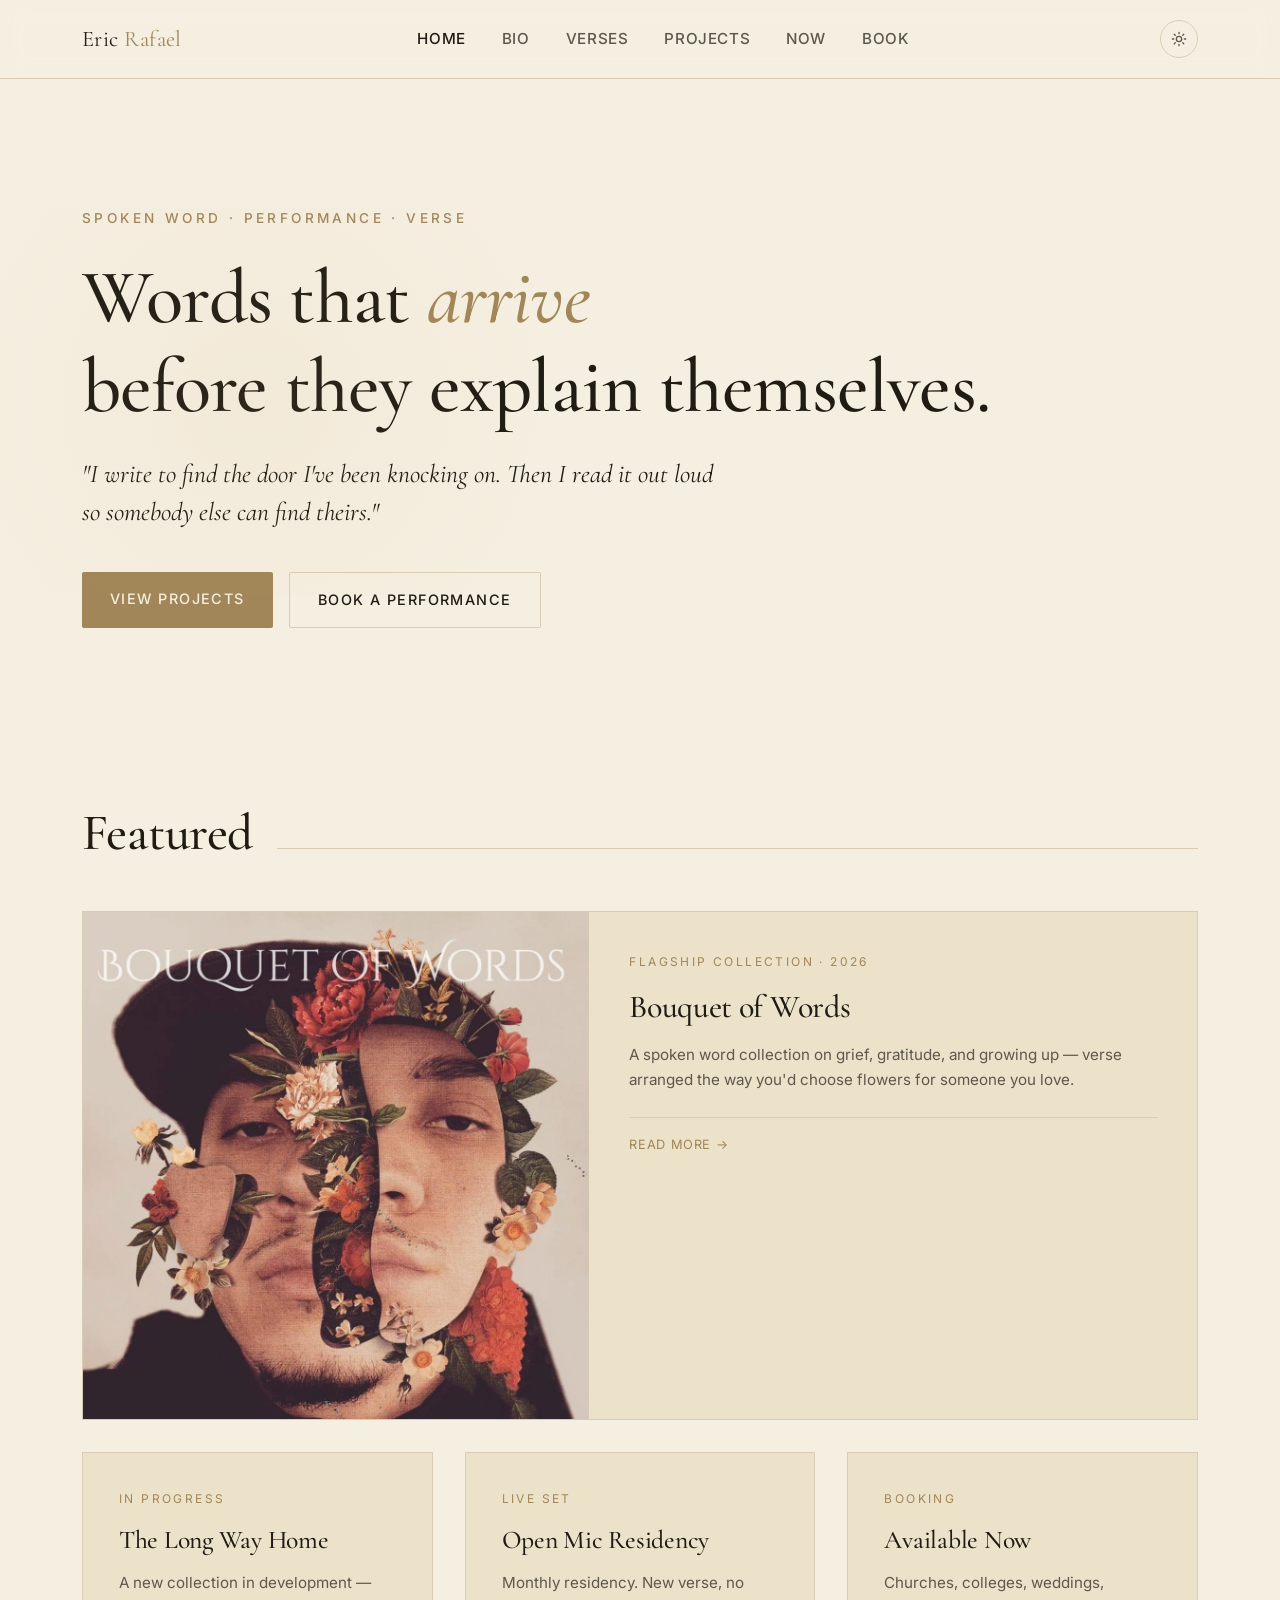
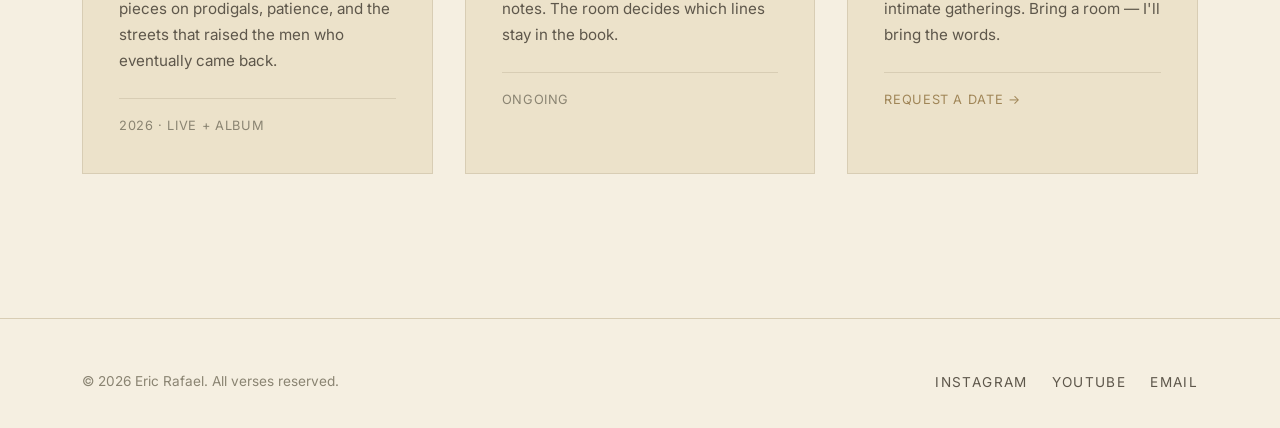
<file: index.html>
<!DOCTYPE html>
<html lang="en">
<head>
  <meta charset="UTF-8" />
  <meta name="viewport" content="width=device-width, initial-scale=1.0" />
  <title>Eric Rafael — Spoken Word</title>
  <meta name="description" content="Eric Rafael — spoken word artist. Verses on faith, identity, and the weight of being seen." />
  <link rel="preconnect" href="https://fonts.googleapis.com" />
  <link rel="preconnect" href="https://fonts.gstatic.com" crossorigin />
  <link href="https://fonts.googleapis.com/css2?family=Cormorant+Garamond:ital,wght@0,400;0,500;0,600;1,400;1,500&family=Inter:wght@300;400;500;600&display=swap" rel="stylesheet" />
  <link rel="stylesheet" href="css/style.css" />
<script src="js/theme.js"></script>
</head>
<body>
  <nav class="nav">
    <div class="nav-inner">
      <a href="index.html" class="brand">Eric <span>Rafael</span></a>
      <button class="nav-toggle" aria-label="Toggle menu">≡</button>
      <ul class="nav-links">
        <li><a href="index.html" class="active">Home</a></li>
        <li><a href="bio.html">Bio</a></li>
        <li><a href="verses.html">Verses</a></li>
        <li><a href="projects.html">Projects</a></li>
        <li><a href="now.html">Now</a></li>
        <li><a href="book.html">Book</a></li>
      </ul>
      <button class="theme-toggle" aria-label="Toggle theme">
        <svg class="icon-moon" viewBox="0 0 24 24" fill="currentColor"><path d="M21 12.79A9 9 0 1111.21 3 7 7 0 0021 12.79z"/></svg>
        <svg class="icon-sun" viewBox="0 0 24 24" fill="none" stroke="currentColor" stroke-width="2" stroke-linecap="round"><circle cx="12" cy="12" r="4"/><path d="M12 2v2M12 20v2M4.93 4.93l1.41 1.41M17.66 17.66l1.41 1.41M2 12h2M20 12h2M4.93 19.07l1.41-1.41M17.66 6.34l1.41-1.41"/></svg>
      </button>
    </div>
  </nav>

  <header class="hero">
    <div class="container">
      <div class="eyebrow">Spoken Word · Performance · Verse</div>
      <h1>Words that <em>arrive</em><br/>before they explain themselves.</h1>
      <p class="hero-lede">"I write to find the door I've been knocking on. Then I read it out loud so somebody else can find theirs."</p>
      <div class="hero-actions">
        <a href="projects.html" class="btn btn-primary">View Projects</a>
        <a href="book.html" class="btn btn-ghost">Book a Performance</a>
      </div>
    </div>
  </header>

  <section>
    <div class="container">
      <div class="section-title"><h2>Featured</h2></div>
      <div class="projects-grid">
        <article class="project-card" style="grid-column: 1 / -1; padding: 0; overflow: hidden; display: grid; grid-template-columns: 1fr 1.2fr; gap: 0; align-items: stretch;">
          <img src="assets/bouquet-of-words.jpg" alt="Bouquet of Words artwork" style="width:100%; height: 100%; object-fit: cover; min-height: 320px;" />
          <div style="padding: 2.5rem;">
            <div class="tag">Flagship Collection · 2026</div>
            <h3 style="margin-bottom: 1rem; font-size: 2rem;">Bouquet of Words</h3>
            <p>A spoken word collection on grief, gratitude, and growing up — verse arranged the way you'd choose flowers for someone you love.</p>
            <div class="meta"><a href="projects.html">Read more →</a></div>
          </div>
        </article>
        <article class="project-card">
          <div class="tag">In Progress</div>
          <h3>The Long Way Home</h3>
          <p>A new collection in development — pieces on prodigals, patience, and the streets that raised the men who eventually came back.</p>
          <div class="meta">2026 · Live + Album</div>
        </article>
        <article class="project-card">
          <div class="tag">Live Set</div>
          <h3>Open Mic Residency</h3>
          <p>Monthly residency. New verse, no notes. The room decides which lines stay in the book.</p>
          <div class="meta">Ongoing</div>
        </article>
        <article class="project-card">
          <div class="tag">Booking</div>
          <h3>Available Now</h3>
          <p>Churches, colleges, weddings, intimate gatherings. Bring a room — I'll bring the words.</p>
          <div class="meta"><a href="book.html">Request a date →</a></div>
        </article>
      </div>

      <style>
        @media (max-width: 768px) {
          .project-card[style*="grid-column"] { grid-template-columns: 1fr !important; }
        }
      </style>
    </div>
  </section>

  <footer>
    <div class="container">
      <div class="footer-inner">
        <p>© 2026 Eric Rafael. All verses reserved.</p>
        <ul class="socials">
          <li><a href="#">Instagram</a></li>
          <li><a href="#">YouTube</a></li>
          <li><a href="book.html">Email</a></li>
        </ul>
      </div>
    </div>
  </footer>

  <script>
    document.querySelector('.nav-toggle').addEventListener('click', () => {
      document.querySelector('.nav-links').classList.toggle('open');
    });
  </script>
</body>
</html>
</file>
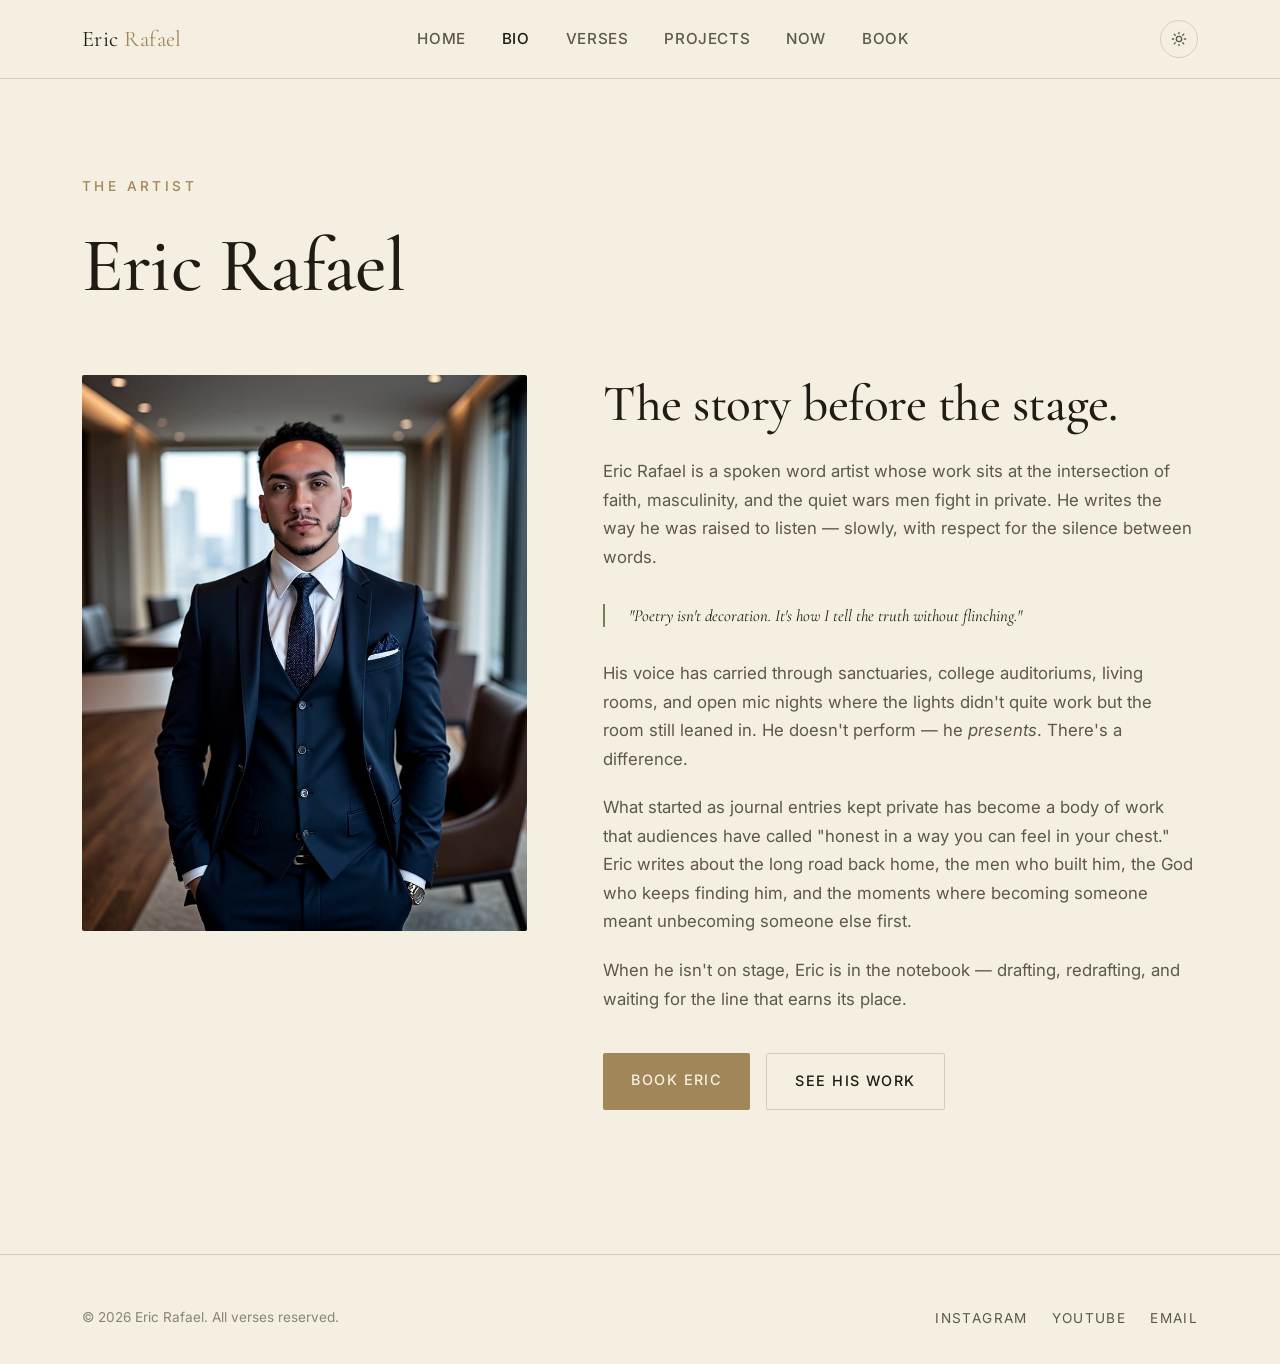
<file: bio.html>
<!DOCTYPE html>
<html lang="en">
<head>
  <meta charset="UTF-8" />
  <meta name="viewport" content="width=device-width, initial-scale=1.0" />
  <title>Bio — Eric Rafael</title>
  <meta name="description" content="About Eric Rafael — spoken word artist, writer, performer." />
  <link rel="preconnect" href="https://fonts.googleapis.com" />
  <link rel="preconnect" href="https://fonts.gstatic.com" crossorigin />
  <link href="https://fonts.googleapis.com/css2?family=Cormorant+Garamond:ital,wght@0,400;0,500;0,600;1,400;1,500&family=Inter:wght@300;400;500;600&display=swap" rel="stylesheet" />
  <link rel="stylesheet" href="css/style.css" />
<script src="js/theme.js"></script>
</head>
<body>
  <nav class="nav">
    <div class="nav-inner">
      <a href="index.html" class="brand">Eric <span>Rafael</span></a>
      <button class="nav-toggle" aria-label="Toggle menu">≡</button>
      <ul class="nav-links">
        <li><a href="index.html">Home</a></li>
        <li><a href="bio.html" class="active">Bio</a></li>
        <li><a href="verses.html">Verses</a></li>
        <li><a href="projects.html">Projects</a></li>
        <li><a href="now.html">Now</a></li>
        <li><a href="book.html">Book</a></li>
      </ul>
      <button class="theme-toggle" aria-label="Toggle theme">
        <svg class="icon-moon" viewBox="0 0 24 24" fill="currentColor"><path d="M21 12.79A9 9 0 1111.21 3 7 7 0 0021 12.79z"/></svg>
        <svg class="icon-sun" viewBox="0 0 24 24" fill="none" stroke="currentColor" stroke-width="2" stroke-linecap="round"><circle cx="12" cy="12" r="4"/><path d="M12 2v2M12 20v2M4.93 4.93l1.41 1.41M17.66 17.66l1.41 1.41M2 12h2M20 12h2M4.93 19.07l1.41-1.41M17.66 6.34l1.41-1.41"/></svg>
      </button>
    </div>
  </nav>

  <section style="padding-top: 6rem;">
    <div class="container">
      <div class="eyebrow">The Artist</div>
      <h1 style="margin-bottom: 4rem;">Eric Rafael</h1>

      <div class="bio-grid">
        <div class="bio-photo-wrap">
          <div class="bio-photo">
            <img src="assets/eric-rafael.jpg" alt="Portrait of Eric Rafael" />
          </div>
        </div>

        <div class="bio-content">
          <h2>The story before the stage.</h2>
          <p>Eric Rafael is a spoken word artist whose work sits at the intersection of faith, masculinity, and the quiet wars men fight in private. He writes the way he was raised to listen — slowly, with respect for the silence between words.</p>

          <p class="bio-pullquote">"Poetry isn't decoration. It's how I tell the truth without flinching."</p>

          <p>His voice has carried through sanctuaries, college auditoriums, living rooms, and open mic nights where the lights didn't quite work but the room still leaned in. He doesn't perform — he <em>presents</em>. There's a difference.</p>

          <p>What started as journal entries kept private has become a body of work that audiences have called "honest in a way you can feel in your chest." Eric writes about the long road back home, the men who built him, the God who keeps finding him, and the moments where becoming someone meant unbecoming someone else first.</p>

          <p>When he isn't on stage, Eric is in the notebook — drafting, redrafting, and waiting for the line that earns its place.</p>

          <div style="display:flex; gap: 1rem; flex-wrap: wrap; margin-top: 2.5rem;">
            <a href="book.html" class="btn btn-primary">Book Eric</a>
            <a href="projects.html" class="btn btn-ghost">See His Work</a>
          </div>
        </div>
      </div>
    </div>
  </section>

  <footer>
    <div class="container">
      <div class="footer-inner">
        <p>© 2026 Eric Rafael. All verses reserved.</p>
        <ul class="socials">
          <li><a href="#">Instagram</a></li>
          <li><a href="#">YouTube</a></li>
          <li><a href="book.html">Email</a></li>
        </ul>
      </div>
    </div>
  </footer>

  <script>
    document.querySelector('.nav-toggle').addEventListener('click', () => {
      document.querySelector('.nav-links').classList.toggle('open');
    });
  </script>
</body>
</html>
</file>
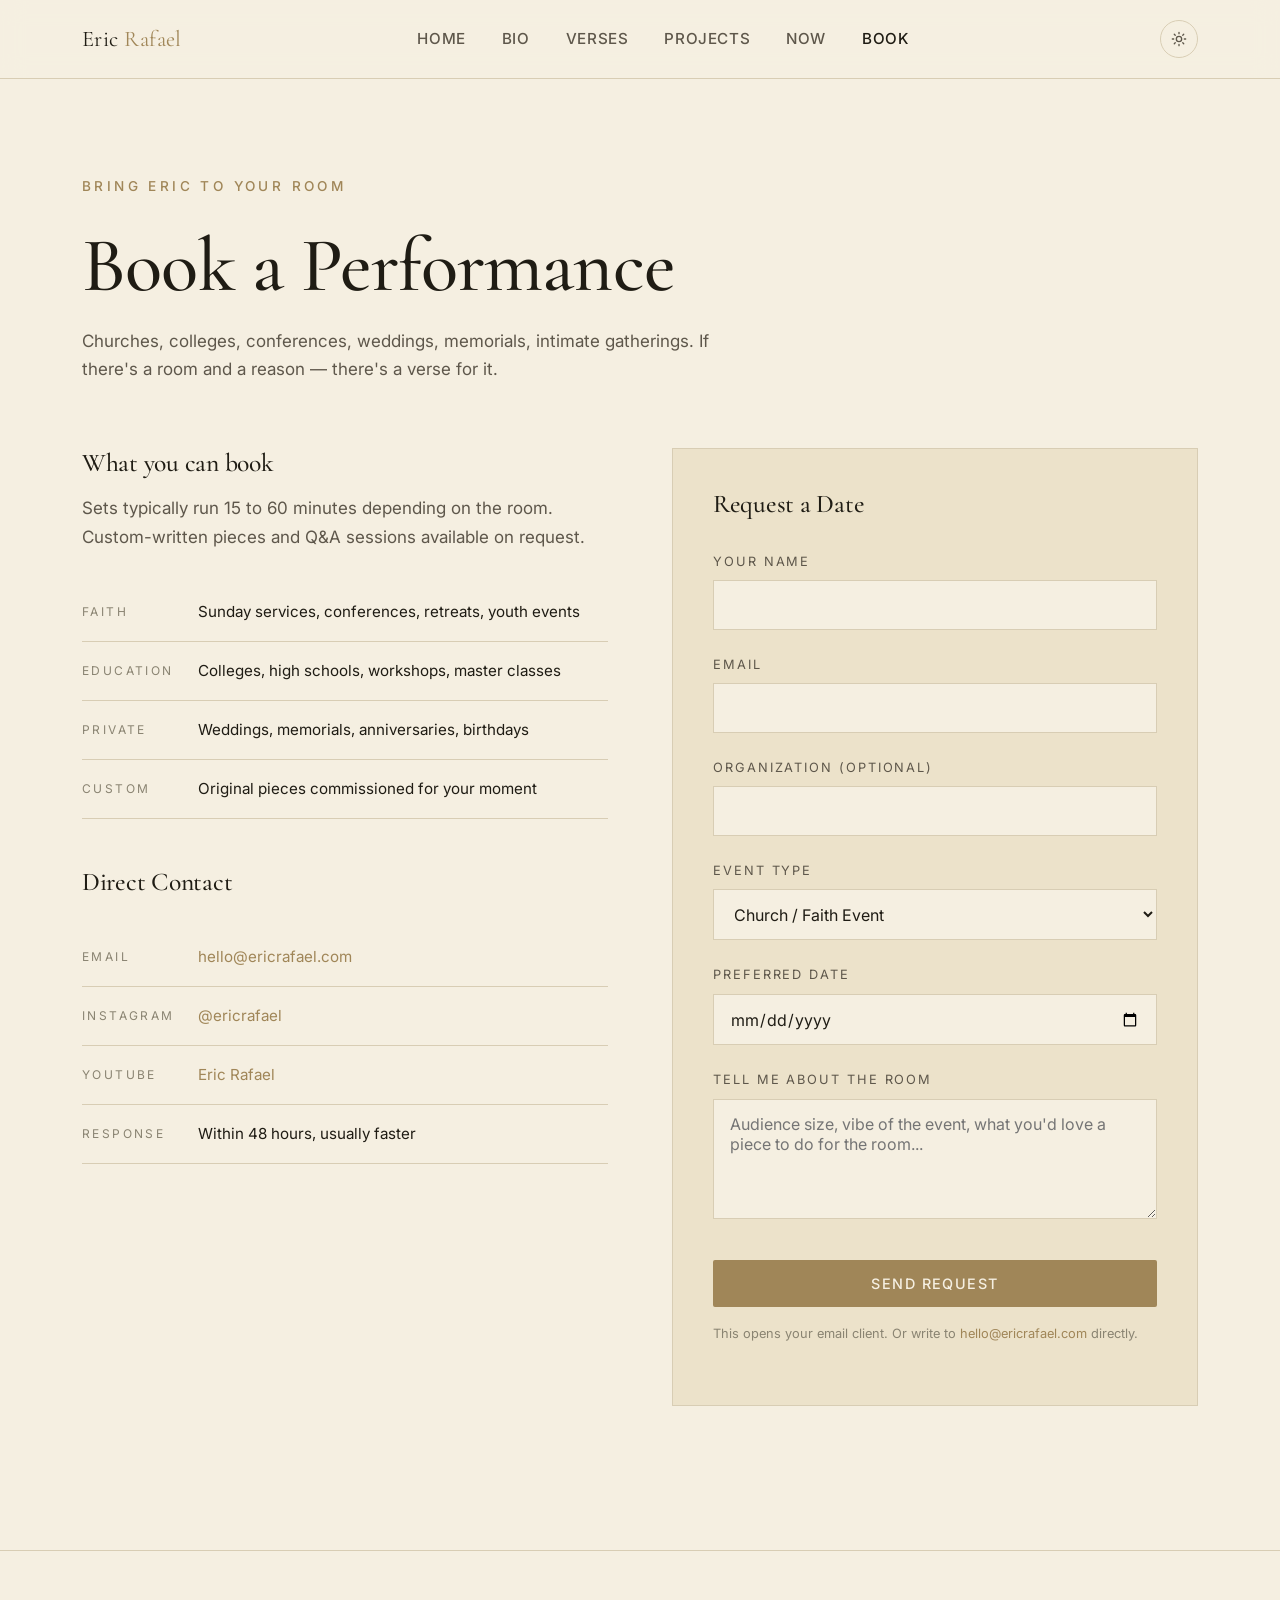
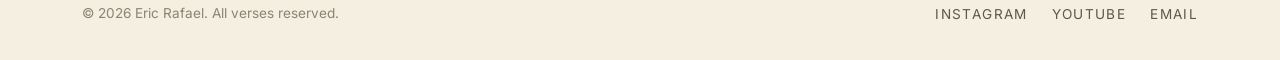
<file: book.html>
<!DOCTYPE html>
<html lang="en">
<head>
  <meta charset="UTF-8" />
  <meta name="viewport" content="width=device-width, initial-scale=1.0" />
  <title>Book Eric Rafael — Spoken Word Performances</title>
  <meta name="description" content="Book Eric Rafael for performances, college events, churches, weddings, and private gatherings." />
  <link rel="preconnect" href="https://fonts.googleapis.com" />
  <link rel="preconnect" href="https://fonts.gstatic.com" crossorigin />
  <link href="https://fonts.googleapis.com/css2?family=Cormorant+Garamond:ital,wght@0,400;0,500;0,600;1,400;1,500&family=Inter:wght@300;400;500;600&display=swap" rel="stylesheet" />
  <link rel="stylesheet" href="css/style.css" />
<script src="js/theme.js"></script>
</head>
<body>
  <nav class="nav">
    <div class="nav-inner">
      <a href="index.html" class="brand">Eric <span>Rafael</span></a>
      <button class="nav-toggle" aria-label="Toggle menu">≡</button>
      <ul class="nav-links">
        <li><a href="index.html">Home</a></li>
        <li><a href="bio.html">Bio</a></li>
        <li><a href="verses.html">Verses</a></li>
        <li><a href="projects.html">Projects</a></li>
        <li><a href="now.html">Now</a></li>
        <li><a href="book.html" class="active">Book</a></li>
      </ul>
      <button class="theme-toggle" aria-label="Toggle theme">
        <svg class="icon-moon" viewBox="0 0 24 24" fill="currentColor"><path d="M21 12.79A9 9 0 1111.21 3 7 7 0 0021 12.79z"/></svg>
        <svg class="icon-sun" viewBox="0 0 24 24" fill="none" stroke="currentColor" stroke-width="2" stroke-linecap="round"><circle cx="12" cy="12" r="4"/><path d="M12 2v2M12 20v2M4.93 4.93l1.41 1.41M17.66 17.66l1.41 1.41M2 12h2M20 12h2M4.93 19.07l1.41-1.41M17.66 6.34l1.41-1.41"/></svg>
      </button>
    </div>
  </nav>

  <section style="padding-top: 6rem;">
    <div class="container">
      <div class="eyebrow">Bring Eric To Your Room</div>
      <h1 style="margin-bottom: 1rem;">Book a Performance</h1>
      <p style="max-width: 640px; margin-bottom: 4rem;">Churches, colleges, conferences, weddings, memorials, intimate gatherings. If there's a room and a reason — there's a verse for it.</p>

      <div class="booking-grid">
        <div class="booking-info">
          <h3>What you can book</h3>
          <p>Sets typically run 15 to 60 minutes depending on the room. Custom-written pieces and Q&A sessions available on request.</p>

          <ul class="contact-list">
            <li><span class="label">Faith</span><span>Sunday services, conferences, retreats, youth events</span></li>
            <li><span class="label">Education</span><span>Colleges, high schools, workshops, master classes</span></li>
            <li><span class="label">Private</span><span>Weddings, memorials, anniversaries, birthdays</span></li>
            <li><span class="label">Custom</span><span>Original pieces commissioned for your moment</span></li>
          </ul>

          <h3 style="margin-top: 3rem;">Direct Contact</h3>
          <ul class="contact-list">
            <li><span class="label">Email</span><span><a href="mailto:hello@ericrafael.com">hello@ericrafael.com</a></span></li>
            <li><span class="label">Instagram</span><span><a href="#">@ericrafael</a></span></li>
            <li><span class="label">YouTube</span><span><a href="#">Eric Rafael</a></span></li>
            <li><span class="label">Response</span><span>Within 48 hours, usually faster</span></li>
          </ul>
        </div>

        <form action="mailto:hello@ericrafael.com" method="post" enctype="text/plain">
          <h3 style="margin-bottom: 2rem; font-family: var(--serif);">Request a Date</h3>

          <div class="form-group">
            <label for="name">Your Name</label>
            <input id="name" name="name" type="text" required />
          </div>

          <div class="form-group">
            <label for="email">Email</label>
            <input id="email" name="email" type="email" required />
          </div>

          <div class="form-group">
            <label for="org">Organization (optional)</label>
            <input id="org" name="org" type="text" />
          </div>

          <div class="form-group">
            <label for="event-type">Event Type</label>
            <select id="event-type" name="event-type">
              <option>Church / Faith Event</option>
              <option>College / School</option>
              <option>Wedding</option>
              <option>Memorial</option>
              <option>Private Gathering</option>
              <option>Conference</option>
              <option>Other</option>
            </select>
          </div>

          <div class="form-group">
            <label for="date">Preferred Date</label>
            <input id="date" name="date" type="date" />
          </div>

          <div class="form-group">
            <label for="message">Tell me about the room</label>
            <textarea id="message" name="message" placeholder="Audience size, vibe of the event, what you'd love a piece to do for the room..." required></textarea>
          </div>

          <button type="submit" class="btn btn-primary" style="width:100%; margin-top: 0.5rem;">Send Request</button>
          <p style="font-size: 0.8rem; margin-top: 1rem; color: var(--ink-faint);">This opens your email client. Or write to <a href="mailto:hello@ericrafael.com">hello@ericrafael.com</a> directly.</p>
        </form>
      </div>
    </div>
  </section>

  <footer>
    <div class="container">
      <div class="footer-inner">
        <p>© 2026 Eric Rafael. All verses reserved.</p>
        <ul class="socials">
          <li><a href="#">Instagram</a></li>
          <li><a href="#">YouTube</a></li>
          <li><a href="mailto:hello@ericrafael.com">Email</a></li>
        </ul>
      </div>
    </div>
  </footer>

  <script>
    document.querySelector('.nav-toggle').addEventListener('click', () => {
      document.querySelector('.nav-links').classList.toggle('open');
    });
  </script>
</body>
</html>
</file>
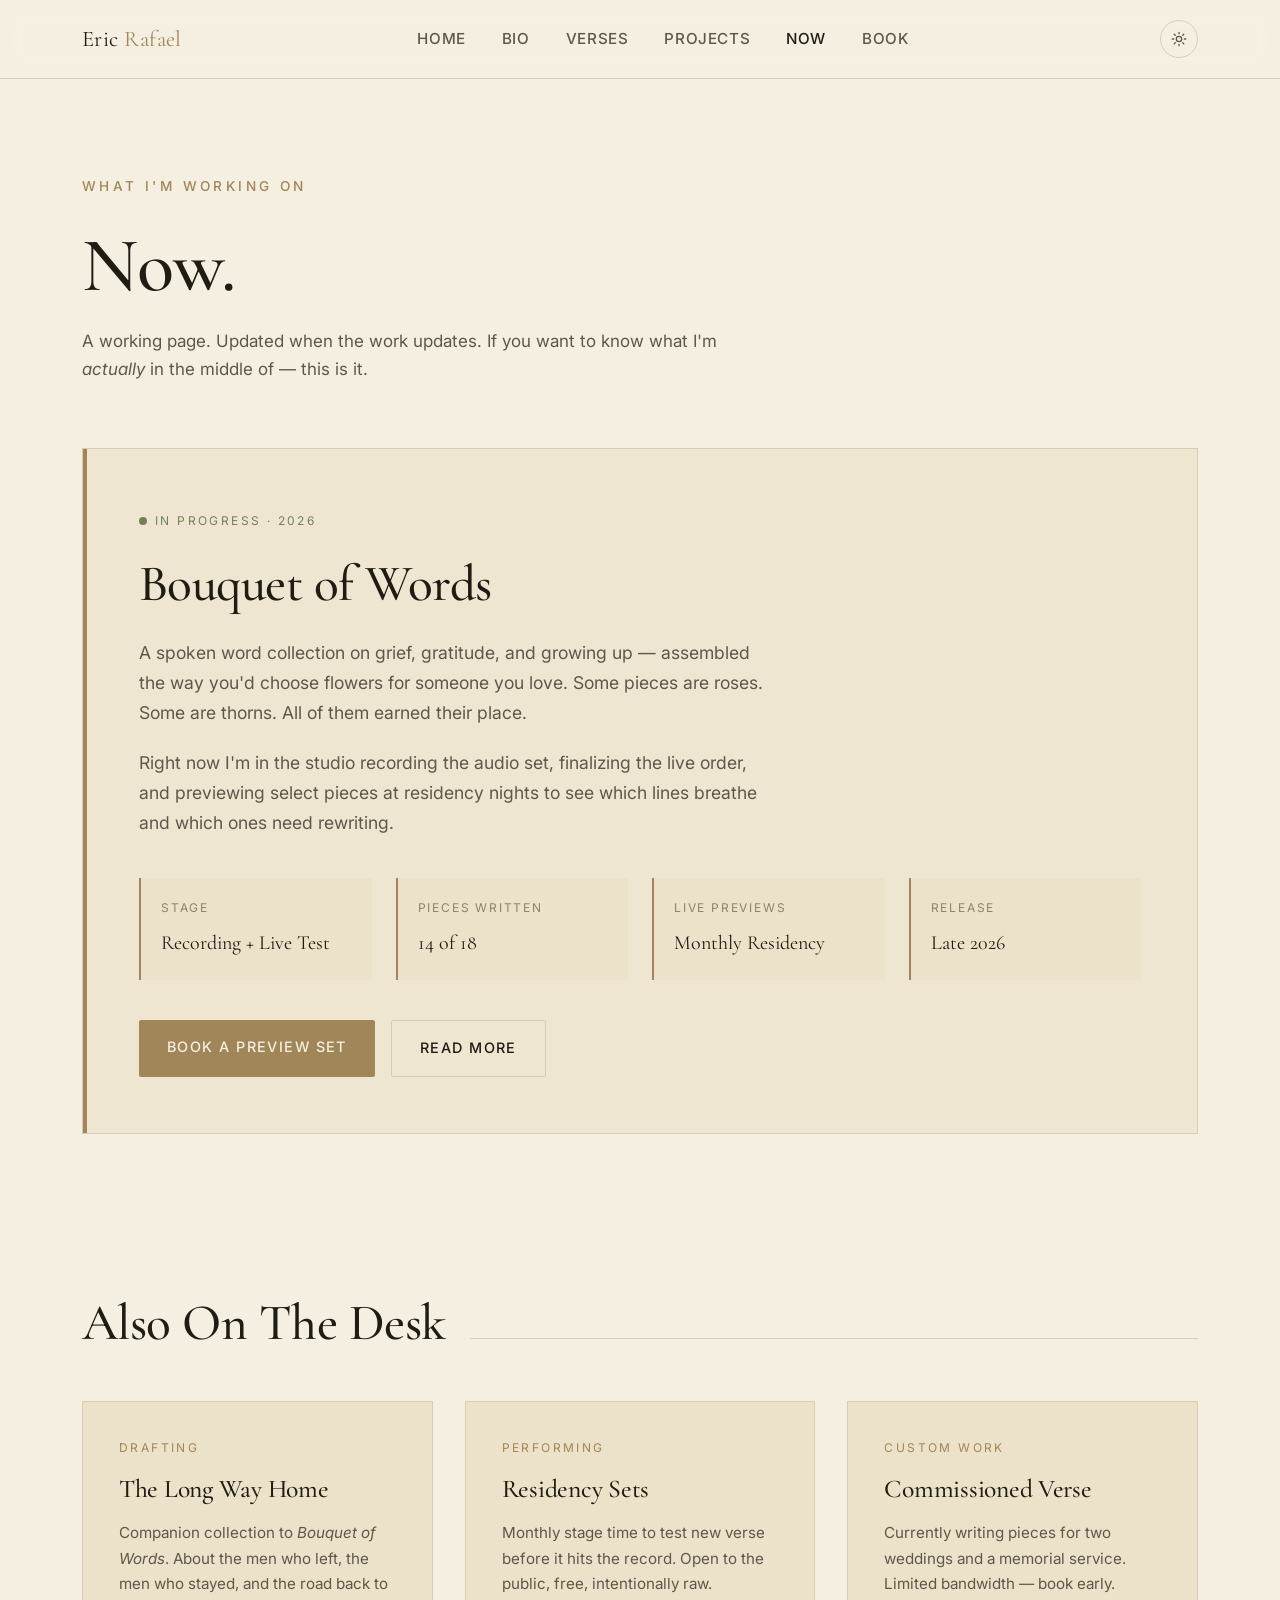
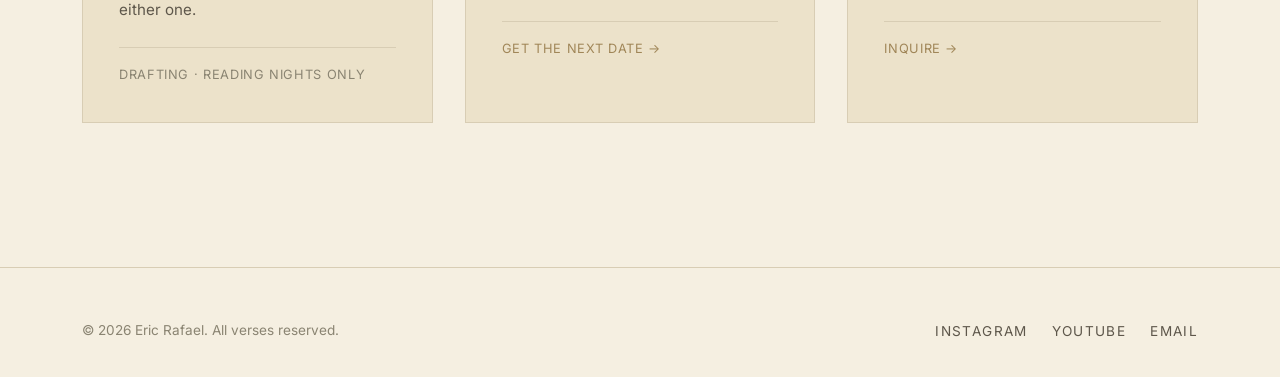
<file: now.html>
<!DOCTYPE html>
<html lang="en">
<head>
  <meta charset="UTF-8" />
  <meta name="viewport" content="width=device-width, initial-scale=1.0" />
  <title>Now — Eric Rafael</title>
  <meta name="description" content="The current project Eric Rafael is working on." />
  <link rel="preconnect" href="https://fonts.googleapis.com" />
  <link rel="preconnect" href="https://fonts.gstatic.com" crossorigin />
  <link href="https://fonts.googleapis.com/css2?family=Cormorant+Garamond:ital,wght@0,400;0,500;0,600;1,400;1,500&family=Inter:wght@300;400;500;600&display=swap" rel="stylesheet" />
  <link rel="stylesheet" href="css/style.css" />
<script src="js/theme.js"></script>
</head>
<body>
  <nav class="nav">
    <div class="nav-inner">
      <a href="index.html" class="brand">Eric <span>Rafael</span></a>
      <button class="nav-toggle" aria-label="Toggle menu">≡</button>
      <ul class="nav-links">
        <li><a href="index.html">Home</a></li>
        <li><a href="bio.html">Bio</a></li>
        <li><a href="verses.html">Verses</a></li>
        <li><a href="projects.html">Projects</a></li>
        <li><a href="now.html" class="active">Now</a></li>
        <li><a href="book.html">Book</a></li>
      </ul>
      <button class="theme-toggle" aria-label="Toggle theme">
        <svg class="icon-moon" viewBox="0 0 24 24" fill="currentColor"><path d="M21 12.79A9 9 0 1111.21 3 7 7 0 0021 12.79z"/></svg>
        <svg class="icon-sun" viewBox="0 0 24 24" fill="none" stroke="currentColor" stroke-width="2" stroke-linecap="round"><circle cx="12" cy="12" r="4"/><path d="M12 2v2M12 20v2M4.93 4.93l1.41 1.41M17.66 17.66l1.41 1.41M2 12h2M20 12h2M4.93 19.07l1.41-1.41M17.66 6.34l1.41-1.41"/></svg>
      </button>
    </div>
  </nav>

  <section style="padding-top: 6rem;">
    <div class="container">
      <div class="eyebrow">What I'm Working On</div>
      <h1 style="margin-bottom: 1rem;">Now.</h1>
      <p style="max-width: 640px; margin-bottom: 4rem;">A working page. Updated when the work updates. If you want to know what I'm <em>actually</em> in the middle of — this is it.</p>

      <div class="current-feature">
        <div class="status-pill">In Progress · 2026</div>
        <h2>Bouquet of Words</h2>
        <p>A spoken word collection on grief, gratitude, and growing up — assembled the way you'd choose flowers for someone you love. Some pieces are roses. Some are thorns. All of them earned their place.</p>
        <p>Right now I'm in the studio recording the audio set, finalizing the live order, and previewing select pieces at residency nights to see which lines breathe and which ones need rewriting.</p>

        <ul class="progress-list">
          <li>
            <span class="label">Stage</span>
            <span class="value">Recording + Live Test</span>
          </li>
          <li>
            <span class="label">Pieces Written</span>
            <span class="value">14 of 18</span>
          </li>
          <li>
            <span class="label">Live Previews</span>
            <span class="value">Monthly Residency</span>
          </li>
          <li>
            <span class="label">Release</span>
            <span class="value">Late 2026</span>
          </li>
        </ul>

        <div style="display:flex; gap: 1rem; flex-wrap: wrap; margin-top: 2.5rem;">
          <a href="book.html" class="btn btn-primary">Book a Preview Set</a>
          <a href="projects.html" class="btn btn-ghost">Read More</a>
        </div>
      </div>
    </div>
  </section>

  <section>
    <div class="container">
      <div class="section-title"><h2>Also On The Desk</h2></div>
      <div class="projects-grid">
        <article class="project-card">
          <div class="tag">Drafting</div>
          <h3>The Long Way Home</h3>
          <p>Companion collection to <em>Bouquet of Words</em>. About the men who left, the men who stayed, and the road back to either one.</p>
          <div class="meta">Drafting · Reading nights only</div>
        </article>

        <article class="project-card">
          <div class="tag">Performing</div>
          <h3>Residency Sets</h3>
          <p>Monthly stage time to test new verse before it hits the record. Open to the public, free, intentionally raw.</p>
          <div class="meta"><a href="book.html">Get the next date →</a></div>
        </article>

        <article class="project-card">
          <div class="tag">Custom Work</div>
          <h3>Commissioned Verse</h3>
          <p>Currently writing pieces for two weddings and a memorial service. Limited bandwidth — book early.</p>
          <div class="meta"><a href="book.html">Inquire →</a></div>
        </article>
      </div>
    </div>
  </section>

  <footer>
    <div class="container">
      <div class="footer-inner">
        <p>© 2026 Eric Rafael. All verses reserved.</p>
        <ul class="socials">
          <li><a href="#">Instagram</a></li>
          <li><a href="#">YouTube</a></li>
          <li><a href="book.html">Email</a></li>
        </ul>
      </div>
    </div>
  </footer>

  <script>
    document.querySelector('.nav-toggle').addEventListener('click', () => {
      document.querySelector('.nav-links').classList.toggle('open');
    });
  </script>
</body>
</html>
</file>
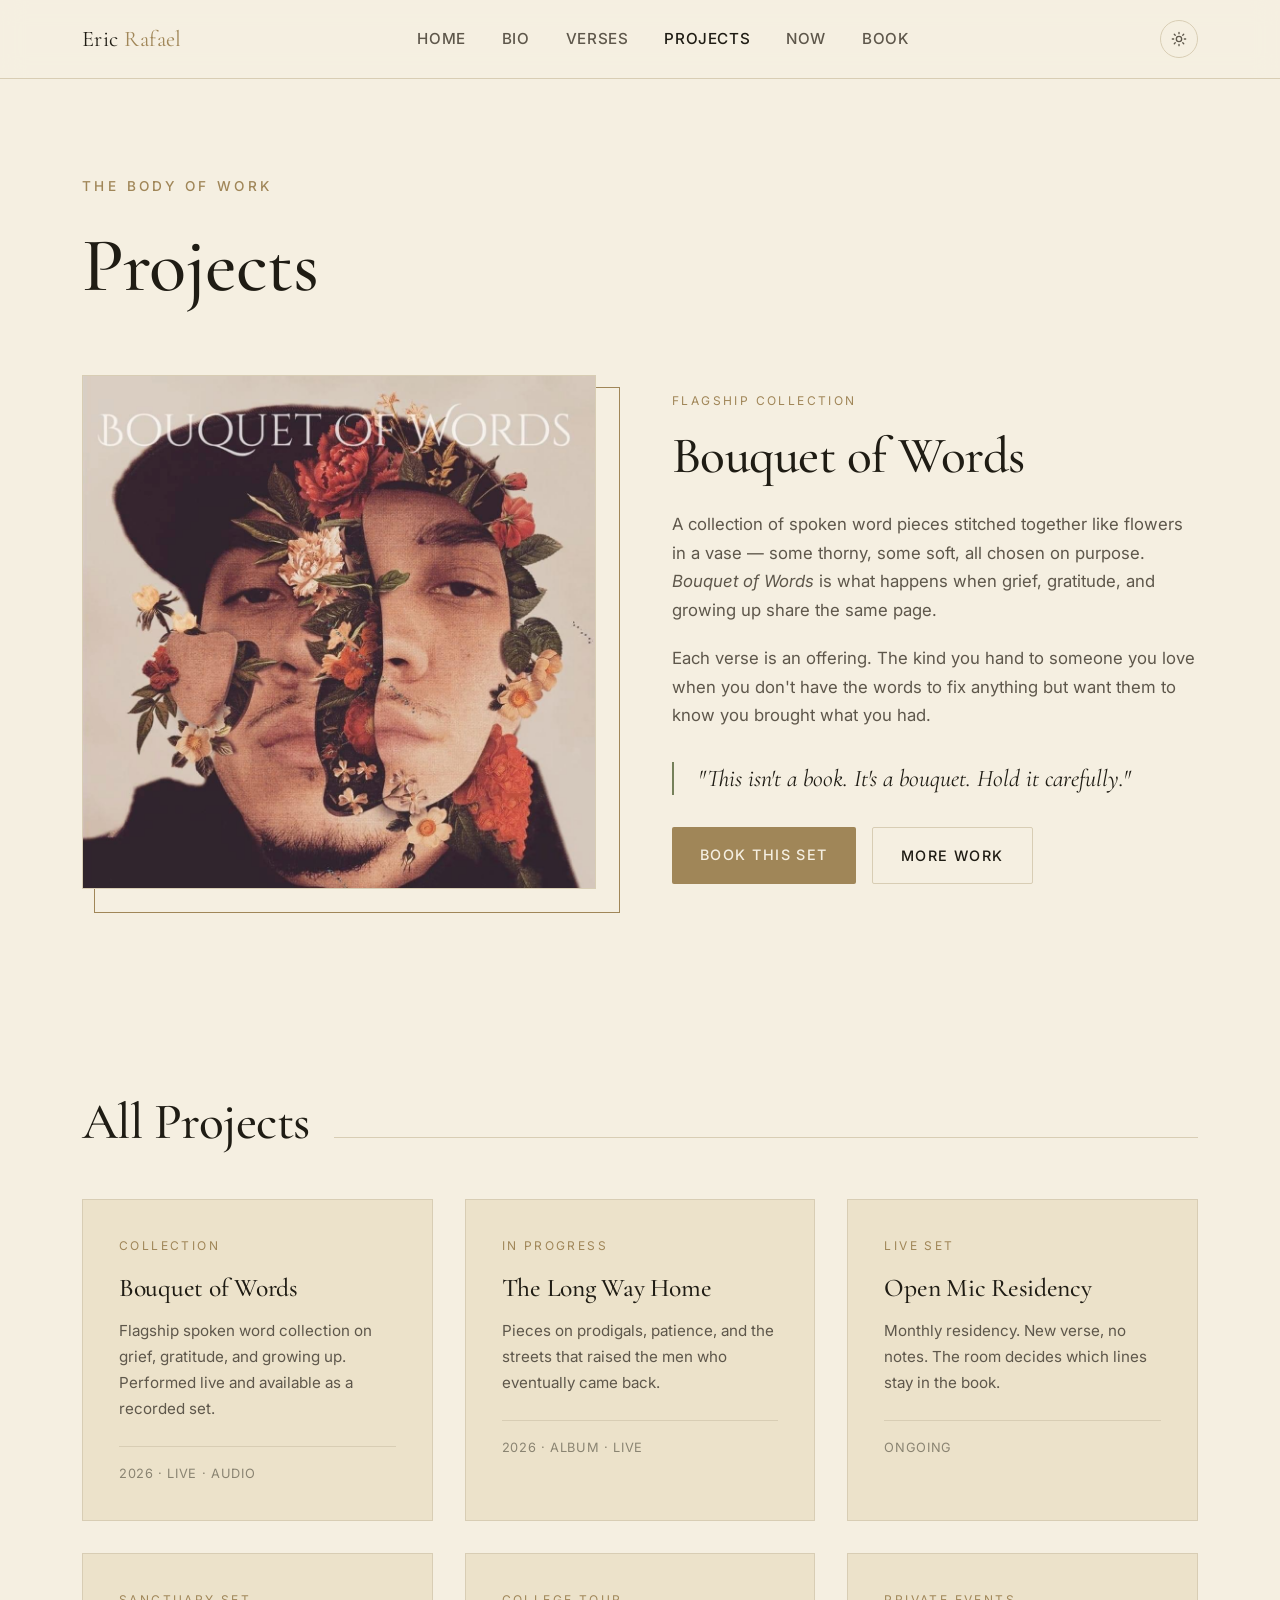
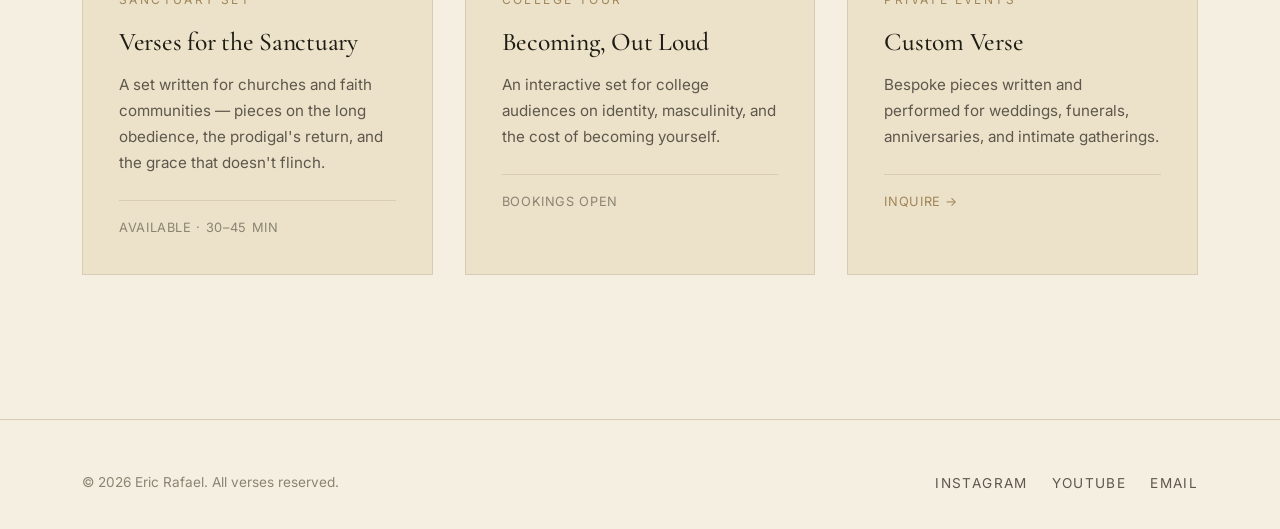
<file: projects.html>
<!DOCTYPE html>
<html lang="en">
<head>
  <meta charset="UTF-8" />
  <meta name="viewport" content="width=device-width, initial-scale=1.0" />
  <title>Projects — Eric Rafael</title>
  <meta name="description" content="Spoken word projects, collections, and performances by Eric Rafael." />
  <link rel="preconnect" href="https://fonts.googleapis.com" />
  <link rel="preconnect" href="https://fonts.gstatic.com" crossorigin />
  <link href="https://fonts.googleapis.com/css2?family=Cormorant+Garamond:ital,wght@0,400;0,500;0,600;1,400;1,500&family=Inter:wght@300;400;500;600&display=swap" rel="stylesheet" />
  <link rel="stylesheet" href="css/style.css" />
  <style>
    .featured-project {
      display: grid;
      grid-template-columns: 1fr 1fr;
      gap: 4rem;
      align-items: center;
      margin-bottom: 5rem;
    }
    .featured-project img {
      width: 100%;
      height: auto;
      display: block;
      border: 1px solid var(--line);
    }
    .featured-art {
      position: relative;
      padding: 0 12px 12px 0;
    }
    .featured-art::after {
      content: '';
      position: absolute;
      inset: 0;
      border: 1px solid var(--accent);
      transform: translate(12px, 12px);
      z-index: -1;
    }
    @media (max-width: 768px) {
      .featured-project { grid-template-columns: 1fr; gap: 2.5rem; }
    }
  </style>
<script src="js/theme.js"></script>
</head>
<body>
  <nav class="nav">
    <div class="nav-inner">
      <a href="index.html" class="brand">Eric <span>Rafael</span></a>
      <button class="nav-toggle" aria-label="Toggle menu">≡</button>
      <ul class="nav-links">
        <li><a href="index.html">Home</a></li>
        <li><a href="bio.html">Bio</a></li>
        <li><a href="verses.html">Verses</a></li>
        <li><a href="projects.html" class="active">Projects</a></li>
        <li><a href="now.html">Now</a></li>
        <li><a href="book.html">Book</a></li>
      </ul>
      <button class="theme-toggle" aria-label="Toggle theme">
        <svg class="icon-moon" viewBox="0 0 24 24" fill="currentColor"><path d="M21 12.79A9 9 0 1111.21 3 7 7 0 0021 12.79z"/></svg>
        <svg class="icon-sun" viewBox="0 0 24 24" fill="none" stroke="currentColor" stroke-width="2" stroke-linecap="round"><circle cx="12" cy="12" r="4"/><path d="M12 2v2M12 20v2M4.93 4.93l1.41 1.41M17.66 17.66l1.41 1.41M2 12h2M20 12h2M4.93 19.07l1.41-1.41M17.66 6.34l1.41-1.41"/></svg>
      </button>
    </div>
  </nav>

  <section style="padding-top: 6rem;">
    <div class="container">
      <div class="eyebrow">The Body of Work</div>
      <h1 style="margin-bottom: 4rem;">Projects</h1>

      <div class="featured-project">
        <div class="featured-art">
          <img src="assets/bouquet-of-words.jpg" alt="Bouquet of Words — collage portrait of Eric Rafael with floral overlay" />
        </div>
        <div>
          <div class="tag" style="font-size: 0.75rem; letter-spacing: 0.2em; text-transform: uppercase; color: var(--accent); margin-bottom: 1rem;">Flagship Collection</div>
          <h2 style="margin-bottom: 1.5rem;">Bouquet of Words</h2>
          <p style="font-size: 1.05rem;">A collection of spoken word pieces stitched together like flowers in a vase — some thorny, some soft, all chosen on purpose. <em>Bouquet of Words</em> is what happens when grief, gratitude, and growing up share the same page.</p>
          <p style="font-size: 1.05rem;">Each verse is an offering. The kind you hand to someone you love when you don't have the words to fix anything but want them to know you brought what you had.</p>
          <div class="bio-pullquote">"This isn't a book. It's a bouquet. Hold it carefully."</div>
          <div style="display:flex; gap: 1rem; flex-wrap: wrap; margin-top: 2rem;">
            <a href="book.html" class="btn btn-primary">Book This Set</a>
            <a href="#all-projects" class="btn btn-ghost">More Work</a>
          </div>
        </div>
      </div>
    </div>
  </section>

  <section id="all-projects" style="padding-top: 2rem;">
    <div class="container">
      <div class="section-title"><h2>All Projects</h2></div>
      <div class="projects-grid">
        <article class="project-card">
          <div class="tag">Collection</div>
          <h3>Bouquet of Words</h3>
          <p>Flagship spoken word collection on grief, gratitude, and growing up. Performed live and available as a recorded set.</p>
          <div class="meta">2026 · Live · Audio</div>
        </article>

        <article class="project-card">
          <div class="tag">In Progress</div>
          <h3>The Long Way Home</h3>
          <p>Pieces on prodigals, patience, and the streets that raised the men who eventually came back.</p>
          <div class="meta">2026 · Album · Live</div>
        </article>

        <article class="project-card">
          <div class="tag">Live Set</div>
          <h3>Open Mic Residency</h3>
          <p>Monthly residency. New verse, no notes. The room decides which lines stay in the book.</p>
          <div class="meta">Ongoing</div>
        </article>

        <article class="project-card">
          <div class="tag">Sanctuary Set</div>
          <h3>Verses for the Sanctuary</h3>
          <p>A set written for churches and faith communities — pieces on the long obedience, the prodigal's return, and the grace that doesn't flinch.</p>
          <div class="meta">Available · 30–45 min</div>
        </article>

        <article class="project-card">
          <div class="tag">College Tour</div>
          <h3>Becoming, Out Loud</h3>
          <p>An interactive set for college audiences on identity, masculinity, and the cost of becoming yourself.</p>
          <div class="meta">Bookings Open</div>
        </article>

        <article class="project-card">
          <div class="tag">Private Events</div>
          <h3>Custom Verse</h3>
          <p>Bespoke pieces written and performed for weddings, funerals, anniversaries, and intimate gatherings.</p>
          <div class="meta"><a href="book.html">Inquire →</a></div>
        </article>
      </div>
    </div>
  </section>

  <footer>
    <div class="container">
      <div class="footer-inner">
        <p>© 2026 Eric Rafael. All verses reserved.</p>
        <ul class="socials">
          <li><a href="#">Instagram</a></li>
          <li><a href="#">YouTube</a></li>
          <li><a href="book.html">Email</a></li>
        </ul>
      </div>
    </div>
  </footer>

  <script>
    document.querySelector('.nav-toggle').addEventListener('click', () => {
      document.querySelector('.nav-links').classList.toggle('open');
    });
  </script>
</body>
</html>
</file>
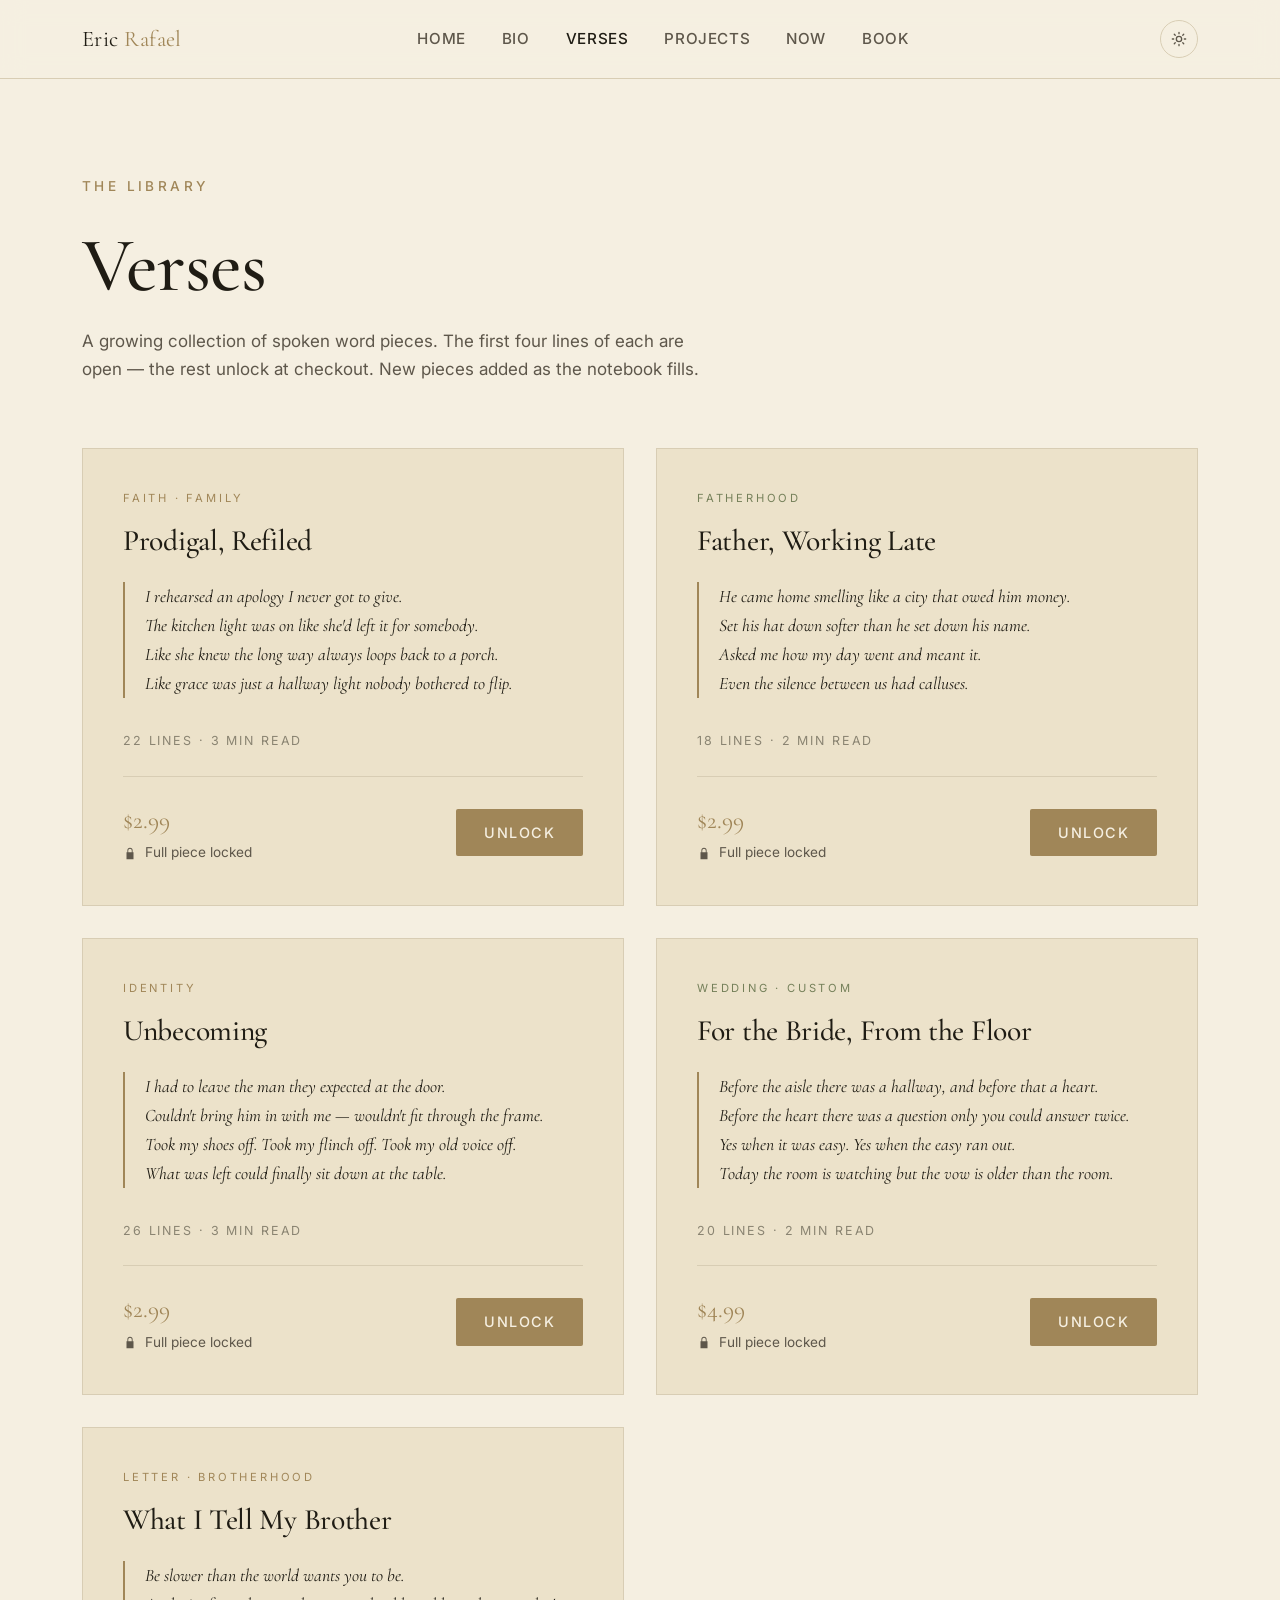
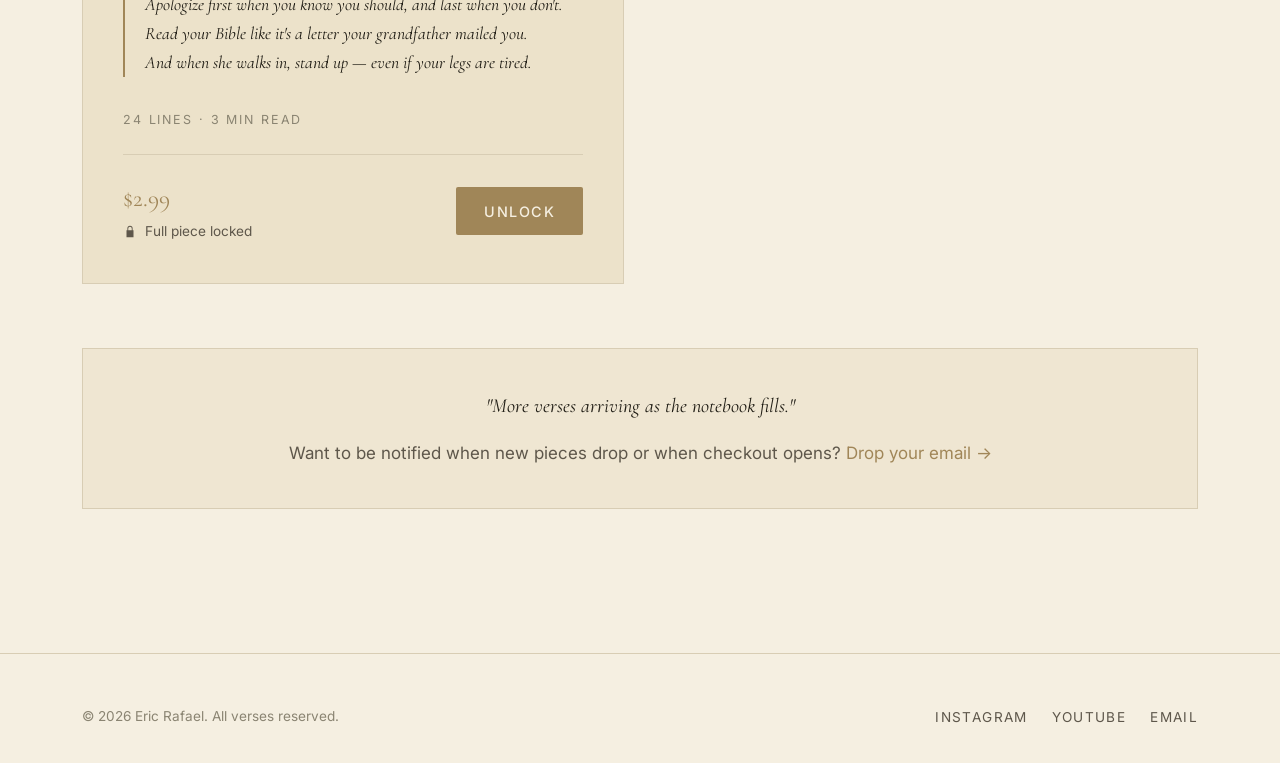
<file: verses.html>
<!DOCTYPE html>
<html lang="en">
<head>
  <meta charset="UTF-8" />
  <meta name="viewport" content="width=device-width, initial-scale=1.0" />
  <title>Verses — Eric Rafael</title>
  <meta name="description" content="A growing library of spoken word pieces by Eric Rafael. Read the opening lines free. Unlock full pieces when checkout opens." />
  <link rel="preconnect" href="https://fonts.googleapis.com" />
  <link rel="preconnect" href="https://fonts.gstatic.com" crossorigin />
  <link href="https://fonts.googleapis.com/css2?family=Cormorant+Garamond:ital,wght@0,400;0,500;0,600;1,400;1,500&family=Inter:wght@300;400;500;600&display=swap" rel="stylesheet" />
  <link rel="stylesheet" href="css/style.css" />
  <style>
    .verse-grid {
      display: grid;
      grid-template-columns: repeat(auto-fit, minmax(360px, 1fr));
      gap: 2rem;
    }
    .verse-card {
      background: var(--bg-card);
      border: 1px solid var(--line);
      padding: 2.5rem;
      display: flex;
      flex-direction: column;
      transition: border-color 0.25s ease, transform 0.25s ease;
      position: relative;
    }
    .verse-card:hover {
      border-color: var(--accent);
      transform: translateY(-3px);
    }
    .verse-card .tag {
      font-size: 0.7rem;
      letter-spacing: 0.25em;
      text-transform: uppercase;
      color: var(--accent);
      margin-bottom: 1rem;
    }
    .verse-card h3 {
      font-family: var(--serif);
      font-size: 1.85rem;
      margin-bottom: 1.5rem;
      color: var(--ink);
    }
    .verse-lines {
      font-family: var(--serif);
      font-style: italic;
      font-size: 1.1rem;
      line-height: 1.65;
      color: var(--ink);
      border-left: 2px solid var(--accent);
      padding-left: 1.25rem;
      margin: 0 0 2rem;
      white-space: pre-line;
    }
    .verse-meta {
      font-size: 0.78rem;
      letter-spacing: 0.15em;
      text-transform: uppercase;
      color: var(--ink-faint);
      margin-bottom: 1.5rem;
    }
    .verse-paywall {
      margin-top: auto;
      display: flex;
      align-items: center;
      justify-content: space-between;
      gap: 1rem;
      padding-top: 1.5rem;
      border-top: 1px solid var(--line);
      flex-wrap: wrap;
    }
    .verse-price {
      font-family: var(--serif);
      font-size: 1.5rem;
      color: var(--accent);
    }
    .lock-note {
      display: flex;
      align-items: center;
      gap: 0.5rem;
      font-size: 0.85rem;
      color: var(--ink-muted);
    }
    .lock-icon {
      width: 14px;
      height: 14px;
      fill: var(--ink-muted);
    }

    /* Modal */
    .modal-backdrop {
      position: fixed;
      inset: 0;
      background: rgba(8, 9, 12, 0.85);
      backdrop-filter: blur(4px);
      display: none;
      align-items: center;
      justify-content: center;
      z-index: 100;
      padding: 2rem;
    }
    .modal-backdrop.open { display: flex; }
    .modal {
      background: var(--bg-elev);
      border: 1px solid var(--line);
      max-width: 480px;
      width: 100%;
      padding: 2.5rem;
      position: relative;
      animation: rise 0.25s ease;
    }
    @keyframes rise {
      from { opacity: 0; transform: translateY(12px); }
      to { opacity: 1; transform: translateY(0); }
    }
    .modal h3 {
      font-family: var(--serif);
      font-size: 1.85rem;
      margin-bottom: 1rem;
      color: var(--ink);
    }
    .modal p { font-size: 0.95rem; }
    .modal .close {
      position: absolute;
      top: 1rem;
      right: 1.25rem;
      background: none;
      border: none;
      color: var(--ink-muted);
      font-size: 1.5rem;
      cursor: pointer;
      padding: 0;
    }
    .modal .close:hover { color: var(--accent); }
    .modal-form { margin-top: 1.5rem; }
  </style>
<script src="js/theme.js"></script>
</head>
<body>
  <nav class="nav">
    <div class="nav-inner">
      <a href="index.html" class="brand">Eric <span>Rafael</span></a>
      <button class="nav-toggle" aria-label="Toggle menu">≡</button>
      <ul class="nav-links">
        <li><a href="index.html">Home</a></li>
        <li><a href="bio.html">Bio</a></li>
        <li><a href="verses.html" class="active">Verses</a></li>
        <li><a href="projects.html">Projects</a></li>
        <li><a href="now.html">Now</a></li>
        <li><a href="book.html">Book</a></li>
      </ul>
      <button class="theme-toggle" aria-label="Toggle theme">
        <svg class="icon-moon" viewBox="0 0 24 24" fill="currentColor"><path d="M21 12.79A9 9 0 1111.21 3 7 7 0 0021 12.79z"/></svg>
        <svg class="icon-sun" viewBox="0 0 24 24" fill="none" stroke="currentColor" stroke-width="2" stroke-linecap="round"><circle cx="12" cy="12" r="4"/><path d="M12 2v2M12 20v2M4.93 4.93l1.41 1.41M17.66 17.66l1.41 1.41M2 12h2M20 12h2M4.93 19.07l1.41-1.41M17.66 6.34l1.41-1.41"/></svg>
      </button>
    </div>
  </nav>

  <section style="padding-top: 6rem;">
    <div class="container">
      <div class="eyebrow">The Library</div>
      <h1 style="margin-bottom: 1rem;">Verses</h1>
      <p style="max-width: 640px; margin-bottom: 4rem;">A growing collection of spoken word pieces. The first four lines of each are open — the rest unlock at checkout. New pieces added as the notebook fills.</p>

      <div class="verse-grid">

        <article class="verse-card">
          <div class="tag">Faith · Family</div>
          <h3>Prodigal, Refiled</h3>
          <p class="verse-lines">I rehearsed an apology I never got to give.
The kitchen light was on like she'd left it for somebody.
Like she knew the long way always loops back to a porch.
Like grace was just a hallway light nobody bothered to flip.</p>
          <div class="verse-meta">22 lines · 3 min read</div>
          <div class="verse-paywall">
            <div>
              <div class="verse-price">$2.99</div>
              <div class="lock-note">
                <svg class="lock-icon" viewBox="0 0 16 16" xmlns="http://www.w3.org/2000/svg"><path d="M5 7V5a3 3 0 016 0v2h1v8H4V7h1zm1 0h4V5a2 2 0 00-4 0v2z"/></svg>
                Full piece locked
              </div>
            </div>
            <button class="btn btn-primary unlock-btn" data-title="Prodigal, Refiled">Unlock</button>
          </div>
        </article>

        <article class="verse-card">
          <div class="tag" style="color: var(--sage);">Fatherhood</div>
          <h3>Father, Working Late</h3>
          <p class="verse-lines">He came home smelling like a city that owed him money.
Set his hat down softer than he set down his name.
Asked me how my day went and meant it.
Even the silence between us had calluses.</p>
          <div class="verse-meta">18 lines · 2 min read</div>
          <div class="verse-paywall">
            <div>
              <div class="verse-price">$2.99</div>
              <div class="lock-note">
                <svg class="lock-icon" viewBox="0 0 16 16" xmlns="http://www.w3.org/2000/svg"><path d="M5 7V5a3 3 0 016 0v2h1v8H4V7h1zm1 0h4V5a2 2 0 00-4 0v2z"/></svg>
                Full piece locked
              </div>
            </div>
            <button class="btn btn-primary unlock-btn" data-title="Father, Working Late">Unlock</button>
          </div>
        </article>

        <article class="verse-card">
          <div class="tag">Identity</div>
          <h3>Unbecoming</h3>
          <p class="verse-lines">I had to leave the man they expected at the door.
Couldn't bring him in with me — wouldn't fit through the frame.
Took my shoes off. Took my flinch off. Took my old voice off.
What was left could finally sit down at the table.</p>
          <div class="verse-meta">26 lines · 3 min read</div>
          <div class="verse-paywall">
            <div>
              <div class="verse-price">$2.99</div>
              <div class="lock-note">
                <svg class="lock-icon" viewBox="0 0 16 16" xmlns="http://www.w3.org/2000/svg"><path d="M5 7V5a3 3 0 016 0v2h1v8H4V7h1zm1 0h4V5a2 2 0 00-4 0v2z"/></svg>
                Full piece locked
              </div>
            </div>
            <button class="btn btn-primary unlock-btn" data-title="Unbecoming">Unlock</button>
          </div>
        </article>

        <article class="verse-card">
          <div class="tag" style="color: var(--sage);">Wedding · Custom</div>
          <h3>For the Bride, From the Floor</h3>
          <p class="verse-lines">Before the aisle there was a hallway, and before that a heart.
Before the heart there was a question only you could answer twice.
Yes when it was easy. Yes when the easy ran out.
Today the room is watching but the vow is older than the room.</p>
          <div class="verse-meta">20 lines · 2 min read</div>
          <div class="verse-paywall">
            <div>
              <div class="verse-price">$4.99</div>
              <div class="lock-note">
                <svg class="lock-icon" viewBox="0 0 16 16" xmlns="http://www.w3.org/2000/svg"><path d="M5 7V5a3 3 0 016 0v2h1v8H4V7h1zm1 0h4V5a2 2 0 00-4 0v2z"/></svg>
                Full piece locked
              </div>
            </div>
            <button class="btn btn-primary unlock-btn" data-title="For the Bride, From the Floor">Unlock</button>
          </div>
        </article>

        <article class="verse-card">
          <div class="tag">Letter · Brotherhood</div>
          <h3>What I Tell My Brother</h3>
          <p class="verse-lines">Be slower than the world wants you to be.
Apologize first when you know you should, and last when you don't.
Read your Bible like it's a letter your grandfather mailed you.
And when she walks in, stand up — even if your legs are tired.</p>
          <div class="verse-meta">24 lines · 3 min read</div>
          <div class="verse-paywall">
            <div>
              <div class="verse-price">$2.99</div>
              <div class="lock-note">
                <svg class="lock-icon" viewBox="0 0 16 16" xmlns="http://www.w3.org/2000/svg"><path d="M5 7V5a3 3 0 016 0v2h1v8H4V7h1zm1 0h4V5a2 2 0 00-4 0v2z"/></svg>
                Full piece locked
              </div>
            </div>
            <button class="btn btn-primary unlock-btn" data-title="What I Tell My Brother">Unlock</button>
          </div>
        </article>

      </div>

      <div style="margin-top: 4rem; padding: 2.5rem; background: var(--bg-elev); border: 1px solid var(--line); text-align: center;">
        <p style="font-family: var(--serif); font-style: italic; font-size: 1.25rem; color: var(--ink); margin-bottom: 1rem;">"More verses arriving as the notebook fills."</p>
        <p style="margin: 0;">Want to be notified when new pieces drop or when checkout opens? <a href="book.html">Drop your email →</a></p>
      </div>
    </div>
  </section>

  <!-- Paywall modal (Stripe will wire into this later) -->
  <div class="modal-backdrop" id="paywall-modal" role="dialog" aria-modal="true" aria-labelledby="paywall-title">
    <div class="modal">
      <button class="close" aria-label="Close">×</button>
      <div class="eyebrow" style="margin-bottom: 0.75rem;">Almost There</div>
      <h3 id="paywall-title">Checkout opens soon.</h3>
      <p>Payment processing is being set up. Leave your email and you'll be the first to know when <span id="paywall-piece" style="color:var(--accent); font-style:italic;">this piece</span> unlocks — plus get a free preview pack of three pieces in the meantime.</p>
      <form class="modal-form" onsubmit="event.preventDefault(); document.getElementById('paywall-success').style.display='block'; this.style.display='none';">
        <div class="form-group">
          <label for="modal-email">Email</label>
          <input id="modal-email" type="email" required placeholder="you@email.com" />
        </div>
        <button type="submit" class="btn btn-primary" style="width:100%;">Notify Me</button>
      </form>
      <div id="paywall-success" style="display:none; padding: 1rem; background: var(--bg-card); border-left: 2px solid var(--accent); margin-top: 1.5rem;">
        <p style="margin:0; color: var(--ink);">You're on the list. Check your email for the preview pack.</p>
      </div>
      <p style="font-size: 0.75rem; color: var(--ink-faint); margin-top: 1.5rem; margin-bottom: 0;">Stripe checkout integration in progress.</p>
    </div>
  </div>

  <footer>
    <div class="container">
      <div class="footer-inner">
        <p>© 2026 Eric Rafael. All verses reserved.</p>
        <ul class="socials">
          <li><a href="#">Instagram</a></li>
          <li><a href="#">YouTube</a></li>
          <li><a href="book.html">Email</a></li>
        </ul>
      </div>
    </div>
  </footer>

  <script>
    document.querySelector('.nav-toggle').addEventListener('click', () => {
      document.querySelector('.nav-links').classList.toggle('open');
    });

    const modal = document.getElementById('paywall-modal');
    const pieceLabel = document.getElementById('paywall-piece');

    document.querySelectorAll('.unlock-btn').forEach(btn => {
      btn.addEventListener('click', () => {
        pieceLabel.textContent = btn.dataset.title || 'this piece';
        modal.classList.add('open');
      });
    });

    modal.querySelector('.close').addEventListener('click', () => modal.classList.remove('open'));
    modal.addEventListener('click', e => { if (e.target === modal) modal.classList.remove('open'); });
    document.addEventListener('keydown', e => { if (e.key === 'Escape') modal.classList.remove('open'); });
  </script>
</body>
</html>
</file>
<file: css/style.css>
:root,
:root[data-theme="dark"] {
  --bg: #14130f;
  --bg-elev: #1c1a15;
  --bg-card: #221f19;
  --ink: #ede5d3;
  --ink-muted: #9c948a;
  --ink-faint: #6e6759;
  --accent: #c5a572;
  --accent-deep: #a08658;
  --sage: #9aa37e;
  --sage-deep: #75805a;
  --olive: #9aa37e;
  --neutral: #b8a98a;
  --line: #2d2a23;
  --serif: 'Cormorant Garamond', 'Playfair Display', Georgia, serif;
  --sans: 'Inter', -apple-system, BlinkMacSystemFont, 'Segoe UI', sans-serif;
}

:root[data-theme="light"] {
  --bg: #f5efe1;
  --bg-elev: #efe6d2;
  --bg-card: #ece2ca;
  --ink: #1f1c14;
  --ink-muted: #5e574b;
  --ink-faint: #8a8472;
  --accent: #a08658;
  --accent-deep: #7d6740;
  --sage: #75805a;
  --sage-deep: #5c6745;
  --olive: #75805a;
  --neutral: #8a7c5e;
  --line: #d8cdb4;
}

html { transition: background-color 0.3s ease; }
body { transition: background-color 0.3s ease, color 0.3s ease; }

.sage-accent { color: var(--sage) !important; }
.sage-border { border-left-color: var(--sage) !important; }

* { box-sizing: border-box; margin: 0; padding: 0; }

html { scroll-behavior: smooth; }

body {
  background: var(--bg);
  color: var(--ink);
  font-family: var(--sans);
  font-size: 17px;
  line-height: 1.7;
  -webkit-font-smoothing: antialiased;
  -moz-osx-font-smoothing: grayscale;
}

h1, h2, h3, h4 {
  font-family: var(--serif);
  font-weight: 500;
  letter-spacing: -0.01em;
  line-height: 1.15;
}

h1 { font-size: clamp(2.75rem, 6vw, 5.5rem); }
h2 { font-size: clamp(2rem, 4vw, 3.25rem); }
h3 { font-size: clamp(1.35rem, 2vw, 1.75rem); }

a { color: var(--accent); text-decoration: none; transition: color 0.2s ease; }
a:hover { color: var(--ink); }

p { color: var(--ink-muted); margin-bottom: 1.25rem; }

.container {
  max-width: 1180px;
  margin: 0 auto;
  padding: 0 2rem;
}

.container-narrow {
  max-width: 720px;
  margin: 0 auto;
  padding: 0 2rem;
}

/* Nav */
.nav {
  position: sticky;
  top: 0;
  z-index: 50;
  backdrop-filter: blur(12px);
  background: color-mix(in srgb, var(--bg) 88%, transparent);
  border-bottom: 1px solid var(--line);
}

.nav-inner {
  display: flex;
  align-items: center;
  justify-content: space-between;
  padding: 1.25rem 2rem;
  max-width: 1180px;
  margin: 0 auto;
}

.brand {
  font-family: var(--serif);
  font-size: 1.4rem;
  letter-spacing: 0.02em;
  color: var(--ink);
}

.brand span { color: var(--accent); }

.nav-links {
  display: flex;
  gap: 2.25rem;
  list-style: none;
  font-size: 0.95rem;
  letter-spacing: 0.04em;
  text-transform: uppercase;
}

.nav-links a {
  color: var(--ink-muted);
  font-weight: 500;
}

.nav-links a:hover, .nav-links a.active {
  color: var(--ink);
}

.nav-toggle {
  display: none;
  background: none;
  border: none;
  color: var(--ink);
  font-size: 1.5rem;
  cursor: pointer;
}

.theme-toggle {
  background: none;
  border: 1px solid var(--line);
  color: var(--ink-muted);
  width: 38px;
  height: 38px;
  border-radius: 50%;
  cursor: pointer;
  display: inline-flex;
  align-items: center;
  justify-content: center;
  transition: all 0.25s ease;
  margin-left: 1rem;
  padding: 0;
}

.theme-toggle:hover {
  color: var(--accent);
  border-color: var(--accent);
}

.theme-toggle svg { width: 16px; height: 16px; }
.theme-toggle .icon-sun { display: none; }
.theme-toggle .icon-moon { display: block; }
:root[data-theme="light"] .theme-toggle .icon-sun { display: block; }
:root[data-theme="light"] .theme-toggle .icon-moon { display: none; }

.nav-actions { display: flex; align-items: center; }

/* Hero */
.hero {
  padding: 8rem 0 6rem;
  position: relative;
  overflow: hidden;
}

.hero::before {
  content: '';
  position: absolute;
  top: 20%;
  left: -10%;
  width: 60%;
  height: 60%;
  background: radial-gradient(circle, rgba(212, 165, 116, 0.08) 0%, transparent 70%);
  pointer-events: none;
}

.eyebrow {
  font-size: 0.85rem;
  letter-spacing: 0.25em;
  text-transform: uppercase;
  color: var(--accent);
  margin-bottom: 1.5rem;
  font-weight: 500;
}

.hero h1 {
  margin-bottom: 1.5rem;
}

.hero h1 em {
  color: var(--accent);
  font-style: italic;
}

.hero-lede {
  font-family: var(--serif);
  font-size: clamp(1.25rem, 2vw, 1.6rem);
  font-style: italic;
  color: var(--ink);
  max-width: 640px;
  margin-bottom: 2.5rem;
  line-height: 1.5;
}

.hero-actions {
  display: flex;
  gap: 1rem;
  flex-wrap: wrap;
}

.btn {
  display: inline-block;
  padding: 0.95rem 1.75rem;
  border-radius: 2px;
  font-size: 0.9rem;
  letter-spacing: 0.1em;
  text-transform: uppercase;
  font-weight: 500;
  transition: all 0.25s ease;
  cursor: pointer;
  border: none;
  font-family: var(--sans);
}

.btn-primary {
  background: var(--accent);
  color: var(--bg);
}

.btn-primary:hover {
  background: var(--ink);
  color: var(--bg);
}

.btn-ghost {
  background: transparent;
  color: var(--ink);
  border: 1px solid var(--line);
}

.btn-ghost:hover {
  border-color: var(--accent);
  color: var(--accent);
}

/* Sections */
section { padding: 5rem 0; }

.section-title {
  margin-bottom: 3rem;
  display: flex;
  align-items: baseline;
  gap: 1.5rem;
}

.section-title::after {
  content: '';
  flex: 1;
  height: 1px;
  background: var(--line);
}

/* Bio */
.bio-grid {
  display: grid;
  grid-template-columns: 1fr 1.3fr;
  gap: 4rem;
  align-items: start;
}

.bio-photo {
  position: relative;
  border-radius: 2px;
  overflow: hidden;
  aspect-ratio: 4 / 5;
  background: var(--bg-card);
}

.bio-photo img {
  width: 100%;
  height: 100%;
  object-fit: cover;
  display: block;
  filter: grayscale(15%) contrast(1.05);
  transition: filter 0.4s ease;
}

.bio-photo:hover img { filter: grayscale(0%) contrast(1); }

.bio-photo::after {
  content: '';
  position: absolute;
  inset: 0;
  border: 1px solid var(--accent);
  transform: translate(12px, 12px);
  pointer-events: none;
  z-index: -1;
}

.bio-photo-wrap {
  position: relative;
  padding: 0 12px 12px 0;
}

.bio-content h2 { margin-bottom: 1.5rem; }
.bio-content p { font-size: 1.05rem; }

.bio-pullquote {
  font-family: var(--serif);
  font-style: italic;
  font-size: 1.5rem;
  color: var(--ink);
  border-left: 2px solid var(--sage);
  padding-left: 1.5rem;
  margin: 2rem 0;
  line-height: 1.4;
}

/* Projects */
.projects-grid {
  display: grid;
  grid-template-columns: repeat(auto-fit, minmax(320px, 1fr));
  gap: 2rem;
}

.project-card {
  background: var(--bg-card);
  border: 1px solid var(--line);
  padding: 2.25rem;
  transition: all 0.3s ease;
  position: relative;
}

.project-card:hover {
  border-color: var(--accent);
  transform: translateY(-4px);
}

.project-card .tag {
  font-size: 0.75rem;
  letter-spacing: 0.2em;
  text-transform: uppercase;
  color: var(--accent);
  margin-bottom: 1rem;
}

.project-card h3 {
  margin-bottom: 1rem;
  color: var(--ink);
}

.project-card p {
  font-size: 0.95rem;
  margin-bottom: 1rem;
}

.project-card .meta {
  font-size: 0.8rem;
  color: var(--ink-faint);
  letter-spacing: 0.05em;
  text-transform: uppercase;
  border-top: 1px solid var(--line);
  padding-top: 1rem;
  margin-top: 1.5rem;
}

/* Current work */
.current-feature {
  background: var(--bg-elev);
  border: 1px solid var(--line);
  padding: 3.5rem;
  position: relative;
  overflow: hidden;
}

.current-feature::before {
  content: '';
  position: absolute;
  top: 0;
  left: 0;
  width: 4px;
  height: 100%;
  background: var(--accent);
}

.status-pill {
  display: inline-flex;
  align-items: center;
  gap: 0.5rem;
  font-size: 0.75rem;
  letter-spacing: 0.2em;
  text-transform: uppercase;
  color: var(--sage);
  margin-bottom: 1.5rem;
}

.status-pill::before {
  content: '';
  width: 8px;
  height: 8px;
  border-radius: 50%;
  background: var(--sage);
  animation: pulse 2s infinite;
}

@keyframes pulse {
  0%, 100% { opacity: 1; }
  50% { opacity: 0.4; }
}

.current-feature h2 { margin-bottom: 1.5rem; }
.current-feature p { font-size: 1.1rem; max-width: 640px; }

.progress-list {
  list-style: none;
  margin-top: 2.5rem;
  display: grid;
  grid-template-columns: repeat(auto-fit, minmax(220px, 1fr));
  gap: 1.5rem;
}

.progress-list li {
  padding: 1.25rem;
  background: var(--bg-card);
  border-left: 2px solid var(--accent);
}

.progress-list .label {
  display: block;
  font-size: 0.75rem;
  letter-spacing: 0.15em;
  text-transform: uppercase;
  color: var(--ink-faint);
  margin-bottom: 0.5rem;
}

.progress-list .value {
  font-family: var(--serif);
  font-size: 1.25rem;
  color: var(--ink);
}

/* Booking */
.booking-grid {
  display: grid;
  grid-template-columns: 1fr 1fr;
  gap: 4rem;
}

.booking-info h3 { margin-bottom: 1rem; }
.booking-info p { margin-bottom: 2rem; }

.contact-list {
  list-style: none;
  margin-top: 2rem;
}

.contact-list li {
  display: flex;
  align-items: center;
  gap: 1rem;
  padding: 1rem 0;
  border-bottom: 1px solid var(--line);
  font-size: 0.95rem;
}

.contact-list .label {
  font-size: 0.75rem;
  letter-spacing: 0.2em;
  text-transform: uppercase;
  color: var(--ink-faint);
  min-width: 100px;
}

form {
  background: var(--bg-card);
  border: 1px solid var(--line);
  padding: 2.5rem;
}

.form-group {
  margin-bottom: 1.5rem;
}

label {
  display: block;
  font-size: 0.8rem;
  letter-spacing: 0.15em;
  text-transform: uppercase;
  color: var(--ink-muted);
  margin-bottom: 0.5rem;
}

input, textarea, select {
  width: 100%;
  padding: 0.85rem 1rem;
  background: var(--bg);
  border: 1px solid var(--line);
  color: var(--ink);
  font-family: var(--sans);
  font-size: 1rem;
  transition: border-color 0.2s ease;
}

input:focus, textarea:focus, select:focus {
  outline: none;
  border-color: var(--accent);
}

textarea { resize: vertical; min-height: 120px; }

/* Footer */
footer {
  border-top: 1px solid var(--line);
  padding: 3rem 0 2rem;
  margin-top: 4rem;
}

.footer-inner {
  display: flex;
  justify-content: space-between;
  align-items: center;
  flex-wrap: wrap;
  gap: 1.5rem;
}

.footer-inner p {
  margin: 0;
  font-size: 0.85rem;
  color: var(--ink-faint);
}

.socials {
  display: flex;
  gap: 1.5rem;
  list-style: none;
}

.socials a {
  font-size: 0.85rem;
  letter-spacing: 0.1em;
  text-transform: uppercase;
  color: var(--ink-muted);
}

/* Responsive */
@media (max-width: 768px) {
  .nav-toggle { display: block; }
  .nav-links {
    display: none;
    position: absolute;
    top: 100%;
    left: 0;
    right: 0;
    background: var(--bg-elev);
    flex-direction: column;
    padding: 1.5rem 2rem;
    gap: 1.25rem;
    border-bottom: 1px solid var(--line);
  }
  .nav-links.open { display: flex; }
  .bio-grid, .booking-grid { grid-template-columns: 1fr; gap: 2.5rem; }
  .current-feature { padding: 2rem; }
  .hero { padding: 5rem 0 4rem; }
  section { padding: 3.5rem 0; }
}
</file>
